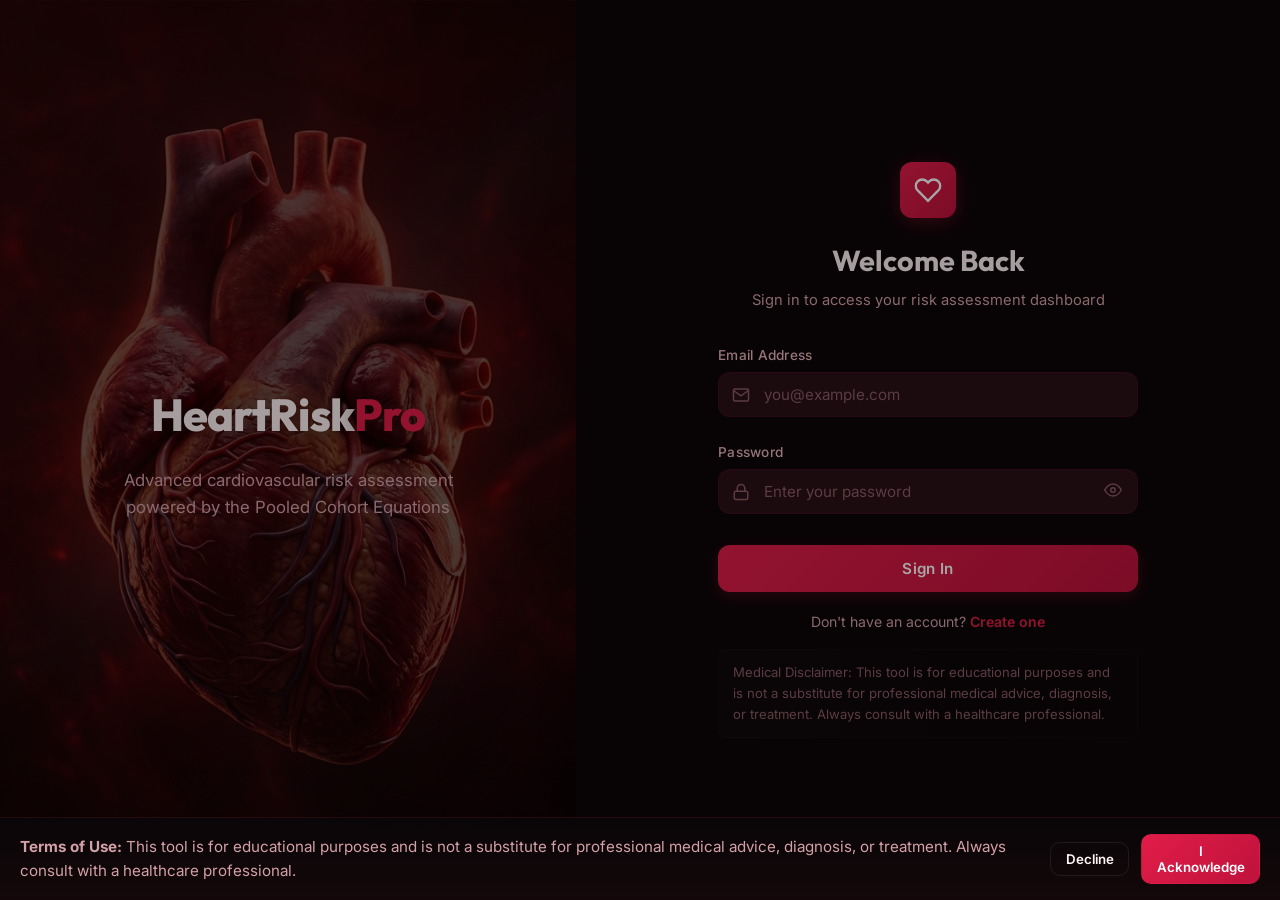
<file: index.html>
<!DOCTYPE html>
<html lang="en">
<head>
    <meta charset="UTF-8">
    <meta name="viewport" content="width=device-width, initial-scale=1.0">
    <meta name="description" content="USA-specific 10-Year ASCVD Atherosclerotic Cardiovascular Disease Risk Calculator. Estimate your cardiovascular event probability using the Pooled Cohort Equations.">
    <meta name="keywords" content="ASCVD, cardiovascular risk, heart disease, risk calculator, pooled cohort equations">
    <title>HeartRisk Pro — 10-Year ASCVD Risk Calculator</title>
    <link rel="preconnect" href="https://fonts.googleapis.com">
    <link rel="preconnect" href="https://fonts.gstatic.com" crossorigin>
    <link href="https://fonts.googleapis.com/css2?family=Inter:wght@300;400;500;600;700;800;900&family=Outfit:wght@400;500;600;700;800&display=swap" rel="stylesheet">
    <link rel="stylesheet" href="style.css">
</head>
<body>
    <!-- ========== LOGIN PAGE ========== -->
    <section id="page-login" class="page active">
        <div class="auth-container">
            <div class="auth-image-panel">
                <img src="heart_hero.png" alt="Anatomical heart illustration" class="auth-hero-img" id="login-hero-img">
                <div class="auth-image-overlay">
                    <h2 class="auth-brand">HeartRisk<span>Pro</span></h2>
                    <p class="auth-tagline">Advanced cardiovascular risk assessment powered by the Pooled Cohort Equations</p>
                </div>
            </div>
            <div class="auth-form-panel">
                <div class="auth-form-wrapper">
                    <div class="auth-header">
                        <div class="auth-icon pulse-icon">
                            <svg viewBox="0 0 24 24" fill="none" stroke="currentColor" stroke-width="2">
                                <path d="M20.84 4.61a5.5 5.5 0 0 0-7.78 0L12 5.67l-1.06-1.06a5.5 5.5 0 0 0-7.78 7.78l1.06 1.06L12 21.23l7.78-7.78 1.06-1.06a5.5 5.5 0 0 0 0-7.78z"/>
                            </svg>
                        </div>
                        <h1>Welcome Back</h1>
                        <p>Sign in to access your risk assessment dashboard</p>
                    </div>
                    <form id="login-form" class="auth-form" novalidate>
                        <div class="form-group">
                            <label for="login-email">Email Address</label>
                            <div class="input-wrapper">
                                <svg class="input-icon" viewBox="0 0 24 24" fill="none" stroke="currentColor" stroke-width="2"><path d="M4 4h16c1.1 0 2 .9 2 2v12c0 1.1-.9 2-2 2H4c-1.1 0-2-.9-2-2V6c0-1.1.9-2 2-2z"/><polyline points="22,6 12,13 2,6"/></svg>
                                <input type="email" id="login-email" placeholder="you@example.com" required autocomplete="email">
                            </div>
                            <span class="error-msg" id="login-email-error"></span>
                        </div>
                        <div class="form-group">
                            <label for="login-password">Password</label>
                            <div class="input-wrapper">
                                <svg class="input-icon" viewBox="0 0 24 24" fill="none" stroke="currentColor" stroke-width="2"><rect x="3" y="11" width="18" height="11" rx="2" ry="2"/><path d="M7 11V7a5 5 0 0 1 10 0v4"/></svg>
                                <input type="password" id="login-password" placeholder="Enter your password" required autocomplete="current-password">
                                <button type="button" class="toggle-password" aria-label="Toggle password visibility">
                                    <svg viewBox="0 0 24 24" fill="none" stroke="currentColor" stroke-width="2"><path d="M1 12s4-8 11-8 11 8 11 8-4 8-11 8-11-8-11-8z"/><circle cx="12" cy="12" r="3"/></svg>
                                </button>
                            </div>
                            <span class="error-msg" id="login-password-error"></span>
                        </div>
                        <button type="submit" class="btn-primary" id="login-submit-btn">
                            <span class="btn-text">Sign In</span>
                            <span class="btn-loader"></span>
                        </button>
                        <p class="auth-switch">Don't have an account? <a href="#" id="goto-signup">Create one</a></p>
                    </form>
                    <p class="medical-disclaimer">Medical Disclaimer: This tool is for educational purposes and is not a substitute for professional medical advice, diagnosis, or treatment. Always consult with a healthcare professional.</p>
                </div>
            </div>
        </div>
    </section>

    <!-- ========== SIGNUP PAGE ========== -->
    <section id="page-signup" class="page">
        <div class="auth-container">
            <div class="auth-image-panel">
                <img src="heart_hero.png" alt="Anatomical heart illustration" class="auth-hero-img" id="signup-hero-img">
                <div class="auth-image-overlay">
                    <h2 class="auth-brand">HeartRisk<span>Pro</span></h2>
                    <p class="auth-tagline">Join thousands of healthcare professionals using evidence-based risk scoring</p>
                </div>
            </div>
            <div class="auth-form-panel">
                <div class="auth-form-wrapper">
                    <div class="auth-header">
                        <div class="auth-icon pulse-icon">
                            <svg viewBox="0 0 24 24" fill="none" stroke="currentColor" stroke-width="2">
                                <path d="M20.84 4.61a5.5 5.5 0 0 0-7.78 0L12 5.67l-1.06-1.06a5.5 5.5 0 0 0-7.78 7.78l1.06 1.06L12 21.23l7.78-7.78 1.06-1.06a5.5 5.5 0 0 0 0-7.78z"/>
                            </svg>
                        </div>
                        <h1>Create Account</h1>
                        <p>Start your cardiovascular risk assessment journey</p>
                    </div>
                    <form id="signup-form" class="auth-form" novalidate>
                        <div class="form-group">
                            <label for="signup-name">Full Name</label>
                            <div class="input-wrapper">
                                <svg class="input-icon" viewBox="0 0 24 24" fill="none" stroke="currentColor" stroke-width="2"><path d="M20 21v-2a4 4 0 0 0-4-4H8a4 4 0 0 0-4 4v2"/><circle cx="12" cy="7" r="4"/></svg>
                                <input type="text" id="signup-name" placeholder="Dr. Jane Smith" required autocomplete="name">
                            </div>
                            <span class="error-msg" id="signup-name-error"></span>
                        </div>
                        <div class="form-group">
                            <label for="signup-email">Email Address</label>
                            <div class="input-wrapper">
                                <svg class="input-icon" viewBox="0 0 24 24" fill="none" stroke="currentColor" stroke-width="2"><path d="M4 4h16c1.1 0 2 .9 2 2v12c0 1.1-.9 2-2 2H4c-1.1 0-2-.9-2-2V6c0-1.1.9-2 2-2z"/><polyline points="22,6 12,13 2,6"/></svg>
                                <input type="email" id="signup-email" placeholder="you@example.com" required autocomplete="email">
                            </div>
                            <span class="error-msg" id="signup-email-error"></span>
                        </div>
                        <div class="form-group">
                            <label for="signup-password">Password</label>
                            <div class="input-wrapper">
                                <svg class="input-icon" viewBox="0 0 24 24" fill="none" stroke="currentColor" stroke-width="2"><rect x="3" y="11" width="18" height="11" rx="2" ry="2"/><path d="M7 11V7a5 5 0 0 1 10 0v4"/></svg>
                                <input type="password" id="signup-password" placeholder="Min. 6 characters" required autocomplete="new-password">
                                <button type="button" class="toggle-password" aria-label="Toggle password visibility">
                                    <svg viewBox="0 0 24 24" fill="none" stroke="currentColor" stroke-width="2"><path d="M1 12s4-8 11-8 11 8 11 8-4 8-11 8-11-8-11-8z"/><circle cx="12" cy="12" r="3"/></svg>
                                </button>
                            </div>
                            <div class="password-strength" id="password-strength">
                                <div class="strength-bar"><div class="strength-fill" id="strength-fill"></div></div>
                                <span class="strength-text" id="strength-text"></span>
                            </div>
                            <span class="error-msg" id="signup-password-error"></span>
                        </div>
                        <div class="form-group">
                            <label for="signup-confirm">Confirm Password</label>
                            <div class="input-wrapper">
                                <svg class="input-icon" viewBox="0 0 24 24" fill="none" stroke="currentColor" stroke-width="2"><rect x="3" y="11" width="18" height="11" rx="2" ry="2"/><path d="M7 11V7a5 5 0 0 1 10 0v4"/></svg>
                                <input type="password" id="signup-confirm" placeholder="Re-enter password" required autocomplete="new-password">
                            </div>
                            <span class="error-msg" id="signup-confirm-error"></span>
                        </div>
                        <button type="submit" class="btn-primary" id="signup-submit-btn">
                            <span class="btn-text">Create Account</span>
                            <span class="btn-loader"></span>
                        </button>
                        <p class="auth-switch">Already have an account? <a href="#" id="goto-login">Sign in</a></p>
                    </form>
                    <p class="medical-disclaimer">Medical Disclaimer: This tool is for educational purposes and is not a substitute for professional medical advice, diagnosis, or treatment. Always consult with a healthcare professional.</p>
                </div>
            </div>
        </div>
    </section>

    <!-- ========== CALCULATOR PAGE ========== -->
    <section id="page-calculator" class="page">
        <nav class="top-nav">
            <div class="nav-brand">
                <div class="nav-icon pulse-icon-sm">
                    <svg viewBox="0 0 24 24" fill="none" stroke="currentColor" stroke-width="2">
                        <path d="M20.84 4.61a5.5 5.5 0 0 0-7.78 0L12 5.67l-1.06-1.06a5.5 5.5 0 0 0-7.78 7.78l1.06 1.06L12 21.23l7.78-7.78 1.06-1.06a5.5 5.5 0 0 0 0-7.78z"/>
                    </svg>
                </div>
                <span>HeartRisk<strong>Pro</strong></span>
            </div>
            <div class="nav-right">
                <span class="nav-user" id="nav-user-name"></span>
                <button class="btn-logout" id="logout-btn">
                    <svg viewBox="0 0 24 24" fill="none" stroke="currentColor" stroke-width="2"><path d="M9 21H5a2 2 0 0 1-2-2V5a2 2 0 0 1 2-2h4"/><polyline points="16 17 21 12 16 7"/><line x1="21" y1="12" x2="9" y2="12"/></svg>
                    Sign Out
                </button>
            </div>
        </nav>

        <main class="calc-main">
            <div class="calc-hero">
                <img src="heart_hero.png" alt="Heart illustration" class="calc-hero-img" id="calc-hero-img">
                <div class="calc-hero-content">
                    <h1>10-Year ASCVD Risk Calculator</h1>
                    <p>Estimate the probability of a first atherosclerotic cardiovascular event using the ACC/AHA Pooled Cohort Equations</p>
                </div>
            </div>

            <div class="calc-body">
                <form id="calc-form" class="calc-form" novalidate>
                    <div class="form-section">
                        <h2 class="section-title">
                            <svg viewBox="0 0 24 24" fill="none" stroke="currentColor" stroke-width="2"><path d="M20 21v-2a4 4 0 0 0-4-4H8a4 4 0 0 0-4 4v2"/><circle cx="12" cy="7" r="4"/></svg>
                            Patient Demographics
                        </h2>
                        <div class="form-grid">
                            <div class="form-group">
                                <label for="calc-age">Age (years)</label>
                                <input type="number" id="calc-age" min="40" max="79" step="1" placeholder="40–79" required>
                                <span class="input-hint">Valid range: 40–79 years</span>
                                <span class="error-msg" id="calc-age-error"></span>
                            </div>
                            <div class="form-group">
                                <label>Biological Sex</label>
                                <div class="toggle-group" id="calc-sex-group">
                                    <button type="button" class="toggle-btn" data-value="male" id="toggle-male">
                                        <svg viewBox="0 0 24 24" fill="none" stroke="currentColor" stroke-width="2"><circle cx="10" cy="14" r="5"/><line x1="19" y1="5" x2="13.6" y2="10.4"/><polyline points="19 5 19 10"/><polyline points="14 5 19 5"/></svg>
                                        Male
                                    </button>
                                    <button type="button" class="toggle-btn" data-value="female" id="toggle-female">
                                        <svg viewBox="0 0 24 24" fill="none" stroke="currentColor" stroke-width="2"><circle cx="12" cy="8" r="5"/><line x1="12" y1="13" x2="12" y2="21"/><line x1="9" y1="18" x2="15" y2="18"/></svg>
                                        Female
                                    </button>
                                </div>
                                <span class="error-msg" id="calc-sex-error"></span>
                            </div>
                            <div class="form-group">
                                <label>Race / Demographic</label>
                                <div class="toggle-group" id="calc-race-group">
                                    <button type="button" class="toggle-btn" data-value="aa" id="toggle-aa">African Ancestry</button>
                                    <button type="button" class="toggle-btn" data-value="white" id="toggle-other-race">General Ancestry</button>
                                </div>
                                <span class="error-msg" id="calc-race-error"></span>
                            </div>
                            <div class="form-group">
                                <label for="calc-height">Height (cm)</label>
                                <input type="number" id="calc-height" min="100" max="250" step="1" placeholder="e.g. 170">
                                <span class="input-hint">Range: 100–250 cm</span>
                                <span class="error-msg" id="calc-height-error"></span>
                            </div>
                            <div class="form-group">
                                <label for="calc-weight">Weight (kg)</label>
                                <input type="number" id="calc-weight" min="30" max="300" step="0.1" placeholder="e.g. 70">
                                <span class="input-hint">Range: 30–300 kg</span>
                                <span class="error-msg" id="calc-weight-error"></span>
                            </div>
                        </div>
                        <!-- BMI Live Result -->
                        <div id="bmi-result-card" class="bmi-result-card hidden">
                            <div class="bmi-result-inner">
                                <div class="bmi-info">
                                    <span class="bmi-title">Your BMI</span>
                                    <span class="bmi-number" id="bmi-value">—</span>
                                    <span class="bmi-category-label" id="bmi-label">—</span>
                                </div>
                                <div class="bmi-bar-wrapper">
                                    <div class="bmi-bar">
                                        <div class="bmi-bar-segment bmi-seg-underweight"></div>
                                        <div class="bmi-bar-segment bmi-seg-healthy"></div>
                                        <div class="bmi-bar-segment bmi-seg-overweight"></div>
                                        <div class="bmi-bar-segment bmi-seg-obese"></div>
                                        <div class="bmi-pointer" id="bmi-pointer"></div>
                                    </div>
                                    <div class="bmi-bar-labels">
                                        <span>&lt;18.5</span>
                                        <span>18.5–24.9</span>
                                        <span>25–29.9</span>
                                        <span>≥30</span>
                                    </div>
                                </div>
                            </div>
                        </div>
                    </div>

                    <div class="form-section">
                        <h2 class="section-title">
                            <svg viewBox="0 0 24 24" fill="none" stroke="currentColor" stroke-width="2"><path d="M22 12h-4l-3 9L9 3l-3 9H2"/></svg>
                            Clinical Measurements
                        </h2>
                        <div class="form-grid">
                            <div class="form-group">
                                <label for="calc-total-chol">Total Cholesterol (mmol/L)</label>
                                <input type="number" id="calc-total-chol" step="0.01" min="1" max="15" placeholder="e.g. 5.2" required>
                                <span class="input-hint">Typical range: 3.0–8.0 mmol/L</span>
                                <span class="error-msg" id="calc-total-chol-error"></span>
                            </div>
                            <div class="form-group">
                                <label for="calc-hdl">HDL Cholesterol (mmol/L)</label>
                                <input type="number" id="calc-hdl" step="0.01" min="0.3" max="5" placeholder="e.g. 1.3" required>
                                <span class="input-hint">Typical range: 0.5–3.0 mmol/L</span>
                                <span class="error-msg" id="calc-hdl-error"></span>
                            </div>
                            <div class="form-group">
                                <label for="calc-sbp">Systolic Blood Pressure (mmHg)</label>
                                <input type="number" id="calc-sbp" step="1" min="90" max="200" placeholder="e.g. 120" required>
                                <span class="input-hint">Valid range: 90–200 mmHg</span>
                                <span class="error-msg" id="calc-sbp-error"></span>
                            </div>
                        </div>
                    </div>

                    <div class="form-section">
                        <h2 class="section-title">
                            <svg viewBox="0 0 24 24" fill="none" stroke="currentColor" stroke-width="2"><path d="M9 11l3 3L22 4"/><path d="M21 12v7a2 2 0 0 1-2 2H5a2 2 0 0 1-2-2V5a2 2 0 0 1 2-2h11"/></svg>
                            Medical History
                        </h2>
                        <div class="form-grid toggles-grid">
                            <div class="form-group">
                                <label>On BP Medication?</label>
                                <div class="toggle-group" id="calc-bpmed-group">
                                    <button type="button" class="toggle-btn" data-value="yes" id="toggle-bpmed-yes">Yes</button>
                                    <button type="button" class="toggle-btn selected" data-value="no" id="toggle-bpmed-no">No</button>
                                </div>
                            </div>
                            <div class="form-group">
                                <label>Diabetes?</label>
                                <div class="toggle-group" id="calc-diabetes-group">
                                    <button type="button" class="toggle-btn" data-value="yes" id="toggle-diabetes-yes">Yes</button>
                                    <button type="button" class="toggle-btn selected" data-value="no" id="toggle-diabetes-no">No</button>
                                </div>
                            </div>
                            <div class="form-group">
                                <label>Current Smoker?</label>
                                <div class="toggle-group" id="calc-smoker-group">
                                    <button type="button" class="toggle-btn" data-value="yes" id="toggle-smoker-yes">Yes</button>
                                    <button type="button" class="toggle-btn selected" data-value="no" id="toggle-smoker-no">No</button>
                                </div>
                            </div>
                        </div>
                    </div>

                    <div class="form-section ai-echo-section" id="echo-section">
                        <h2 class="section-title">
                            <svg viewBox="0 0 24 24" fill="none" stroke="currentColor" stroke-width="2"><path d="M22 12h-4l-3 9L9 3l-3 9H2"/></svg>
                            AI Echocardiography Analysis <span class="badge-pro">PRO</span>
                        </h2>
                        <p class="section-subtitle">Upload your Echo report or enter parameters manually for an AI-assisted risk estimation.</p>
                        
                        <div class="echo-upload-zone" id="echo-upload-zone">
                            <input type="file" id="echo-file-input" accept=".pdf,image/*" hidden>
                            <svg class="upload-icon" viewBox="0 0 24 24" fill="none" stroke="currentColor" stroke-width="2"><path d="M21 15v4a2 2 0 0 1-2 2H5a2 2 0 0 1-2-2v-4"/><polyline points="17 8 12 3 7 8"/><line x1="12" y1="3" x2="12" y2="15"/></svg>
                            <p><strong>Drag & Drop</strong> your report here, or <span class="upload-link" id="echo-upload-btn">Browse Files</span></p>
                            <p class="upload-hint">Supports PDF, JPG, PNG. Our AI will automatically extract key measurements using PaddleOCR.</p>
                            <div class="upload-loader hidden" id="echo-upload-loader">
                                <span class="loader-spinner"></span>
                                <span>Extracting data via OCR...</span>
                            </div>
                        </div>

                        <div class="form-grid" id="echo-params-grid">
                            <div class="form-group">
                                <label for="calc-ef">Ejection Fraction (%)</label>
                                <input type="number" id="calc-ef" min="10" max="90" step="1" placeholder="e.g. 55">
                                <span class="input-hint">Normal: 50-70%</span>
                            </div>
                            <div class="form-group">
                                <label for="calc-lvedd">LVEDD (mm)</label>
                                <input type="number" id="calc-lvedd" min="20" max="100" step="1" placeholder="e.g. 45">
                                <span class="input-hint">Normal: 39-53mm</span>
                            </div>
                            <div class="form-group">
                                <label for="calc-lvesd">LVESD (mm)</label>
                                <input type="number" id="calc-lvesd" min="10" max="80" step="1" placeholder="e.g. 30">
                            </div>
                        </div>
                    </div>

                    <div class="form-actions">
                        <button type="reset" class="btn-secondary" id="calc-reset-btn">
                            <svg viewBox="0 0 24 24" fill="none" stroke="currentColor" stroke-width="2"><polyline points="1 4 1 10 7 10"/><path d="M3.51 15a9 9 0 1 0 2.13-9.36L1 10"/></svg>
                            Reset
                        </button>
                        <button type="submit" class="btn-primary btn-calculate" id="calc-submit-btn">
                            <svg viewBox="0 0 24 24" fill="none" stroke="currentColor" stroke-width="2"><path d="M22 12h-4l-3 9L9 3l-3 9H2"/></svg>
                            <span class="btn-text">Calculate Risk</span>
                            <span class="btn-loader"></span>
                        </button>
                    </div>
                </form>

                <!-- Result Card -->
                <div id="result-card" class="result-card hidden">
                    <div class="result-header">
                        <h2>Your 10-Year ASCVD Risk</h2>
                        <button type="button" class="result-close" id="result-close" aria-label="Close results">
                            <svg viewBox="0 0 24 24" fill="none" stroke="currentColor" stroke-width="2"><line x1="18" y1="6" x2="6" y2="18"/><line x1="6" y1="6" x2="18" y2="18"/></svg>
                        </button>
                    </div>
                    <div class="result-body">
                        <div class="result-gauge-container">
                            <svg class="result-gauge" viewBox="0 0 200 120" id="result-gauge">
                                <defs>
                                    <linearGradient id="gauge-gradient" x1="0%" y1="0%" x2="100%" y2="0%">
                                        <stop offset="0%" style="stop-color:#22c55e"/>
                                        <stop offset="25%" style="stop-color:#eab308"/>
                                        <stop offset="50%" style="stop-color:#f97316"/>
                                        <stop offset="100%" style="stop-color:#ef4444"/>
                                    </linearGradient>
                                </defs>
                                <path d="M 20 100 A 80 80 0 0 1 180 100" fill="none" stroke="rgba(255,255,255,0.1)" stroke-width="12" stroke-linecap="round"/>
                                <path d="M 20 100 A 80 80 0 0 1 180 100" fill="none" stroke="url(#gauge-gradient)" stroke-width="12" stroke-linecap="round" id="gauge-arc"/>
                                <circle cx="100" cy="100" r="4" fill="currentColor" id="gauge-needle-pivot"/>
                                <line x1="100" y1="100" x2="30" y2="100" stroke="currentColor" stroke-width="2.5" stroke-linecap="round" id="gauge-needle" transform="rotate(0, 100, 100)"/>
                            </svg>
                        </div>
                        <div class="result-percentage" id="result-percentage">0.0%</div>
                        <div class="result-category" id="result-category">—</div>
                        <p class="result-explanation" id="result-explanation"></p>
                        
                        <div class="ai-insight-box hidden" id="ai-insight-box">
                            <h3><svg viewBox="0 0 24 24" fill="none" stroke="currentColor" stroke-width="2" width="18" height="18"><circle cx="12" cy="12" r="10"/><line x1="12" y1="16" x2="12" y2="12"/><line x1="12" y1="8" x2="12.01" y2="8"/></svg> AI-Assisted Echo Insight</h3>
                            <div class="ai-risk-row">
                                <span>Echocardiography Risk:</span>
                                <strong id="ai-risk-level" class="ai-badge">—</strong>
                            </div>
                            <div class="ai-risk-row">
                                <span>AI Confidence:</span>
                                <strong id="ai-confidence">—</strong>
                            </div>
                            <div id="ai-warnings" class="ai-warnings"></div>
                            <p class="ai-disclaimer">This tool provides AI-assisted cardiovascular risk estimation and is not a substitute for professional medical advice or diagnosis.</p>
                        </div>

                        <div class="result-breakdown" id="result-breakdown"></div>
                    </div>
                </div>
            </div>
        </main>

        <footer class="calc-footer">
            <p>Based on the 2013 ACC/AHA Pooled Cohort Equations for primary prevention. For clinical use only.</p>
        </footer>
    </section>

    <script src="app.js"></script>

    <div class="terms-blocker" id="terms-blocker" aria-hidden="true"></div>
    <footer class="terms-footer" id="terms-footer" role="dialog" aria-modal="true" aria-label="Terms of Use">
        <p><strong>Terms of Use:</strong> This tool is for educational purposes and is not a substitute for professional medical advice, diagnosis, or treatment. Always consult with a healthcare professional.</p>
        <div class="terms-actions">
            <button class="btn-ack" id="terms-decline">Decline</button>
            <button class="btn-ack primary" id="terms-ack">I Acknowledge</button>
        </div>
    </footer>

    <script>
        (function(){
            const key = 'termsAcknowledged_v1';
            const acknowledged = localStorage.getItem(key) === 'true';
            const blocker = document.getElementById('terms-blocker');
            const footer = document.getElementById('terms-footer');
            const ackBtn = document.getElementById('terms-ack');
            const declineBtn = document.getElementById('terms-decline');

            function showTerms() {
                blocker.style.display = 'block';
                footer.style.display = 'flex';
                // prevent background interaction
                document.documentElement.style.overflow = 'hidden';
            }
            function hideTerms() {
                blocker.style.display = 'none';
                footer.style.display = 'none';
                document.documentElement.style.overflow = '';
            }

            document.addEventListener('DOMContentLoaded', function(){
                if (!blocker || !footer || !ackBtn || !declineBtn) return;

                if (!acknowledged) {
                    showTerms();
                } else {
                    hideTerms();
                }

                ackBtn.addEventListener('click', function(){
                    localStorage.setItem(key, 'true');
                    hideTerms();
                });

                declineBtn.addEventListener('click', function(){
                    window.location.href = 'terms.html';
                });
            });
        })();
    </script>
</body>
</html>
</file>
<file: style.css>
/* ============================================
   HeartRisk Pro — Global Design System
   Theme: Deep crimson / medical red
   ============================================ */

:root {
    /* Primary palette — reddish tones */
    --red-50: #fef2f2;
    --red-100: #fee2e2;
    --red-200: #fecaca;
    --red-300: #fca5a5;
    --red-400: #f87171;
    --red-500: #ef4444;
    --red-600: #dc2626;
    --red-700: #b91c1c;
    --red-800: #991b1b;
    --red-900: #7f1d1d;
    --red-950: #450a0a;

    /* Accent */
    --accent-crimson: #be123c;
    --accent-rose: #e11d48;
    --accent-pink: #ec4899;
    --accent-warm: #f97316;

    /* Risk colors */
    --risk-low: #22c55e;
    --risk-borderline: #eab308;
    --risk-intermediate: #f97316;
    --risk-high: #ef4444;

    /* Neutrals */
    --bg-dark: #0c0507;
    --bg-card: #1a0a0e;
    --bg-elevated: #2a1015;
    --bg-glass: rgba(40, 12, 18, 0.65);
    --bg-glass-border: rgba(190, 18, 60, 0.2);

    --text-primary: #fef2f2;
    --text-secondary: #d4a0a8;
    --text-muted: #8b5c65;
    --text-label: #e8b4bc;

    --border-subtle: rgba(190, 18, 60, 0.15);
    --border-focus: rgba(225, 29, 72, 0.6);

    /* Shadows */
    --shadow-sm: 0 1px 2px rgba(0,0,0,0.4);
    --shadow-md: 0 4px 12px rgba(0,0,0,0.4);
    --shadow-lg: 0 8px 32px rgba(0,0,0,0.5);
    --shadow-glow: 0 0 40px rgba(190, 18, 60, 0.15);
    --shadow-glow-strong: 0 0 60px rgba(190, 18, 60, 0.3);

    /* Typography */
    --font-sans: 'Inter', -apple-system, BlinkMacSystemFont, sans-serif;
    --font-display: 'Outfit', 'Inter', sans-serif;

    /* Transitions */
    --ease-out: cubic-bezier(0.25, 0.46, 0.45, 0.94);
    --ease-bounce: cubic-bezier(0.34, 1.56, 0.64, 1);

    /* Radius */
    --radius-sm: 8px;
    --radius-md: 12px;
    --radius-lg: 16px;
    --radius-xl: 24px;
    --radius-full: 9999px;
}

/* =================== RESET =================== */
*, *::before, *::after {
    margin: 0;
    padding: 0;
    box-sizing: border-box;
}

html {
    font-size: 16px;
    scroll-behavior: smooth;
    -webkit-font-smoothing: antialiased;
    -moz-osx-font-smoothing: grayscale;
}

body {
    font-family: var(--font-sans);
    background: var(--bg-dark);
    color: var(--text-primary);
    min-height: 100vh;
    overflow-x: hidden;
    line-height: 1.6;
}

/* Background ambient glow */
body::before {
    content: '';
    position: fixed;
    top: -50%;
    left: -50%;
    width: 200%;
    height: 200%;
    background: radial-gradient(circle at 30% 20%, rgba(190,18,60,0.08) 0%, transparent 50%),
                radial-gradient(circle at 70% 80%, rgba(139,92,101,0.06) 0%, transparent 50%);
    pointer-events: none;
    z-index: 0;
}

a { color: var(--accent-rose); text-decoration: none; transition: color 0.2s; }
a:hover { color: var(--red-400); }

button { cursor: pointer; font-family: inherit; }
input { font-family: inherit; }

/* =================== PAGES =================== */
.page {
    display: none;
    min-height: 100vh;
    position: relative;
    z-index: 1;
}
.page.active { display: block; }

/* Page transition animation */
.page.fade-in {
    animation: pageFadeIn 0.5s var(--ease-out) forwards;
}
@keyframes pageFadeIn {
    from { opacity: 0; transform: translateY(16px); }
    to { opacity: 1; transform: translateY(0); }
}

/* =================== AUTH PAGES =================== */
.auth-container {
    display: flex;
    min-height: 100vh;
}

.auth-image-panel {
    position: relative;
    width: 45%;
    min-height: 100vh;
    overflow: hidden;
    display: flex;
    align-items: center;
    justify-content: center;
    background: linear-gradient(135deg, var(--red-950), var(--bg-dark));
}

.auth-hero-img {
    position: absolute;
    inset: 0;
    width: 100%;
    height: 100%;
    object-fit: cover;
    opacity: 0.55;
    filter: brightness(0.7) saturate(1.2);
    transition: transform 12s ease;
}
.auth-image-panel:hover .auth-hero-img {
    transform: scale(1.05);
}

.auth-image-overlay {
    position: relative;
    z-index: 2;
    text-align: center;
    padding: 3rem;
}

.auth-brand {
    font-family: var(--font-display);
    font-size: 2.8rem;
    font-weight: 800;
    color: var(--text-primary);
    letter-spacing: -0.02em;
    text-shadow: 0 2px 20px rgba(0,0,0,0.5);
}
.auth-brand span {
    color: var(--accent-rose);
}

.auth-tagline {
    margin-top: 1rem;
    color: var(--text-secondary);
    font-size: 1.05rem;
    max-width: 340px;
    margin-left: auto;
    margin-right: auto;
    line-height: 1.6;
}

.auth-form-panel {
    flex: 1;
    display: flex;
    align-items: center;
    justify-content: center;
    padding: 2rem;
    background: var(--bg-dark);
}

.auth-form-wrapper {
    width: 100%;
    max-width: 420px;
}

.auth-header {
    text-align: center;
    margin-bottom: 2rem;
}

.auth-icon {
    width: 56px;
    height: 56px;
    margin: 0 auto 1.2rem;
    background: linear-gradient(135deg, var(--accent-rose), var(--accent-crimson));
    border-radius: var(--radius-md);
    display: flex;
    align-items: center;
    justify-content: center;
    color: white;
    box-shadow: 0 4px 20px rgba(225,29,72,0.3);
}
.auth-icon svg { width: 28px; height: 28px; }

.auth-header h1 {
    font-family: var(--font-display);
    font-size: 1.8rem;
    font-weight: 700;
    margin-bottom: 0.4rem;
}
.auth-header p {
    color: var(--text-secondary);
    font-size: 0.92rem;
}

/* =================== PULSE ANIMATION =================== */
.pulse-icon {
    animation: pulseGlow 2s ease-in-out infinite;
}
@keyframes pulseGlow {
    0%, 100% { box-shadow: 0 4px 20px rgba(225,29,72,0.3); }
    50% { box-shadow: 0 4px 30px rgba(225,29,72,0.5), 0 0 60px rgba(225,29,72,0.15); }
}

.pulse-icon-sm {
    animation: pulseGlowSm 2s ease-in-out infinite;
}
@keyframes pulseGlowSm {
    0%, 100% { filter: drop-shadow(0 0 4px rgba(225,29,72,0.4)); }
    50% { filter: drop-shadow(0 0 10px rgba(225,29,72,0.7)); }
}

/* =================== FORMS =================== */
.auth-form {
    display: flex;
    flex-direction: column;
    gap: 1.2rem;
}

.form-group {
    display: flex;
    flex-direction: column;
    gap: 0.35rem;
}
.form-group label {
    font-size: 0.85rem;
    font-weight: 500;
    color: var(--text-label);
    letter-spacing: 0.02em;
}

.input-wrapper {
    position: relative;
    display: flex;
    align-items: center;
}

.input-icon {
    position: absolute;
    left: 14px;
    width: 18px;
    height: 18px;
    color: var(--text-muted);
    pointer-events: none;
    transition: color 0.2s;
}

.input-wrapper input {
    width: 100%;
    padding: 0.75rem 1rem 0.75rem 2.8rem;
    background: var(--bg-elevated);
    border: 1.5px solid var(--border-subtle);
    border-radius: var(--radius-md);
    color: var(--text-primary);
    font-size: 0.95rem;
    transition: all 0.25s var(--ease-out);
    outline: none;
}
.input-wrapper input::placeholder { color: var(--text-muted); }
.input-wrapper input:focus {
    border-color: var(--border-focus);
    box-shadow: 0 0 0 3px rgba(225,29,72,0.15), var(--shadow-glow);
}
.input-wrapper input:focus ~ .input-icon,
.input-wrapper input:focus + .input-icon {
    color: var(--accent-rose);
}

.toggle-password {
    position: absolute;
    right: 12px;
    background: none;
    border: none;
    color: var(--text-muted);
    padding: 4px;
    transition: color 0.2s;
}
.toggle-password svg { width: 18px; height: 18px; }
.toggle-password:hover { color: var(--text-primary); }

.input-hint {
    font-size: 0.75rem;
    color: var(--text-muted);
    padding-left: 2px;
}

.error-msg {
    font-size: 0.78rem;
    color: var(--red-400);
    min-height: 0;
    transition: all 0.2s;
}
.error-msg.visible {
    min-height: 1.2em;
}

/* Password strength meter */
.password-strength {
    display: flex;
    align-items: center;
    gap: 0.6rem;
    padding-top: 2px;
}
.strength-bar {
    flex: 1;
    height: 4px;
    background: var(--bg-elevated);
    border-radius: var(--radius-full);
    overflow: hidden;
}
.strength-fill {
    height: 100%;
    width: 0%;
    border-radius: var(--radius-full);
    transition: width 0.3s, background 0.3s;
}
.strength-text {
    font-size: 0.72rem;
    font-weight: 500;
    color: var(--text-muted);
    min-width: 48px;
}

/* =================== BUTTONS =================== */
.btn-primary {
    display: flex;
    align-items: center;
    justify-content: center;
    gap: 0.5rem;
    padding: 0.85rem 1.6rem;
    background: linear-gradient(135deg, var(--accent-rose), var(--accent-crimson));
    color: white;
    border: none;
    border-radius: var(--radius-md);
    font-size: 0.95rem;
    font-weight: 600;
    letter-spacing: 0.02em;
    transition: all 0.3s var(--ease-out);
    box-shadow: 0 4px 16px rgba(225,29,72,0.25);
    position: relative;
    overflow: hidden;
    margin-top: 0.4rem;
}
.btn-primary::before {
    content: '';
    position: absolute;
    inset: 0;
    background: linear-gradient(135deg, rgba(255,255,255,0.1), transparent);
    opacity: 0;
    transition: opacity 0.3s;
}
.btn-primary:hover {
    transform: translateY(-1px);
    box-shadow: 0 6px 24px rgba(225,29,72,0.35);
}
.btn-primary:hover::before { opacity: 1; }
.btn-primary:active { transform: translateY(0); }

.btn-primary.loading .btn-text { opacity: 0; }
.btn-primary.loading .btn-loader { display: block; }

/* =================== MEDICAL DISCLAIMER + TERMS FOOTER =================== */
.medical-disclaimer {
    margin-top: 1rem;
    font-size: 0.82rem;
    color: var(--text-muted);
    background: linear-gradient(90deg, rgba(255,255,255,0.02), transparent);
    padding: 0.75rem 0.9rem;
    border-radius: 8px;
    border: 1px solid rgba(255,255,255,0.02);
}

.terms-blocker {
    position: fixed;
    inset: 0;
    background: rgba(0,0,0,0.35);
    z-index: 9998;
    display: none;
}

.terms-footer {
    position: fixed;
    left: 0;
    right: 0;
    bottom: 0;
    z-index: 9999;
    background: linear-gradient(180deg, rgba(10,6,8,0.9), rgba(20,8,10,0.98));
    color: var(--text-primary);
    padding: 1rem 1.25rem;
    display: flex;
    align-items: center;
    justify-content: space-between;
    gap: 1rem;
    border-top: 1px solid rgba(225,29,72,0.08);
}
.terms-footer p {
    margin: 0;
    font-size: 0.95rem;
    color: var(--text-secondary);
}
.terms-footer .terms-actions { display: flex; gap: 0.75rem; align-items: center; }
.terms-footer .btn-ack {
    background: transparent;
    border: 1.5px solid rgba(255,255,255,0.08);
    color: var(--text-primary);
    padding: 0.5rem 0.9rem;
    border-radius: 10px;
    font-weight: 600;
}
.terms-footer .btn-ack.primary { background: linear-gradient(135deg, var(--accent-rose), var(--accent-crimson)); border-color: transparent; color: white; }

@media (max-width: 640px) {
    .terms-footer { flex-direction: column; align-items: stretch; gap: 0.6rem; padding: 0.9rem; }
    .terms-footer p { font-size: 0.9rem; }
}

.btn-loader {
    display: none;
    width: 20px;
    height: 20px;
    border: 2.5px solid rgba(255,255,255,0.3);
    border-top-color: white;
    border-radius: 50%;
    animation: spin 0.7s linear infinite;
    position: absolute;
}
@keyframes spin { to { transform: rotate(360deg); } }

.btn-secondary {
    display: flex;
    align-items: center;
    justify-content: center;
    gap: 0.5rem;
    padding: 0.75rem 1.4rem;
    background: var(--bg-elevated);
    color: var(--text-secondary);
    border: 1.5px solid var(--border-subtle);
    border-radius: var(--radius-md);
    font-size: 0.9rem;
    font-weight: 500;
    transition: all 0.25s;
}
.btn-secondary svg { width: 16px; height: 16px; }
.btn-secondary:hover {
    background: var(--bg-glass);
    border-color: var(--border-focus);
    color: var(--text-primary);
}

.auth-switch {
    text-align: center;
    font-size: 0.88rem;
    color: var(--text-secondary);
}
.auth-switch a { font-weight: 600; }

/* =================== TOGGLE BUTTONS =================== */
.toggle-group {
    display: flex;
    gap: 0.5rem;
}
.toggle-btn {
    flex: 1;
    display: flex;
    align-items: center;
    justify-content: center;
    gap: 0.4rem;
    padding: 0.65rem 1rem;
    background: var(--bg-elevated);
    border: 1.5px solid var(--border-subtle);
    border-radius: var(--radius-md);
    color: var(--text-secondary);
    font-size: 0.88rem;
    font-weight: 500;
    transition: all 0.25s var(--ease-out);
}
.toggle-btn svg { width: 16px; height: 16px; }
.toggle-btn:hover {
    border-color: rgba(225,29,72,0.35);
    color: var(--text-primary);
}
.toggle-btn.selected {
    background: linear-gradient(135deg, rgba(225,29,72,0.2), rgba(190,18,60,0.15));
    border-color: var(--accent-rose);
    color: var(--text-primary);
    box-shadow: 0 0 12px rgba(225,29,72,0.15);
}

/* =================== TOP NAV =================== */
.top-nav {
    display: flex;
    align-items: center;
    justify-content: space-between;
    padding: 0.8rem 2rem;
    background: rgba(12,5,7,0.85);
    backdrop-filter: blur(16px);
    border-bottom: 1px solid var(--border-subtle);
    position: sticky;
    top: 0;
    z-index: 100;
}

.nav-brand {
    display: flex;
    align-items: center;
    gap: 0.6rem;
    font-family: var(--font-display);
    font-size: 1.15rem;
    color: var(--text-primary);
}
.nav-icon {
    width: 32px;
    height: 32px;
    display: flex;
    align-items: center;
    justify-content: center;
    color: var(--accent-rose);
}
.nav-icon svg { width: 22px; height: 22px; }
.nav-brand strong { color: var(--accent-rose); }

.nav-right {
    display: flex;
    align-items: center;
    gap: 1rem;
}
.nav-user {
    font-size: 0.88rem;
    color: var(--text-secondary);
    font-weight: 500;
}

.btn-logout {
    display: flex;
    align-items: center;
    gap: 0.4rem;
    padding: 0.5rem 1rem;
    background: transparent;
    border: 1.5px solid var(--border-subtle);
    border-radius: var(--radius-sm);
    color: var(--text-secondary);
    font-size: 0.82rem;
    font-weight: 500;
    transition: all 0.25s;
}
.btn-logout svg { width: 16px; height: 16px; }
.btn-logout:hover {
    border-color: var(--red-400);
    color: var(--red-400);
    background: rgba(239,68,68,0.08);
}

/* =================== CALC HERO =================== */
.calc-hero {
    position: relative;
    height: 260px;
    overflow: hidden;
    display: flex;
    align-items: center;
    justify-content: center;
}
.calc-hero-img {
    position: absolute;
    inset: 0;
    width: 100%;
    height: 100%;
    object-fit: cover;
    opacity: 0.3;
    filter: brightness(0.5) saturate(1.3);
}
.calc-hero::after {
    content: '';
    position: absolute;
    inset: 0;
    background: linear-gradient(to bottom, transparent 40%, var(--bg-dark) 100%);
}
.calc-hero-content {
    position: relative;
    z-index: 2;
    text-align: center;
    padding: 2rem;
}
.calc-hero-content h1 {
    font-family: var(--font-display);
    font-size: 2.2rem;
    font-weight: 800;
    letter-spacing: -0.02em;
    background: linear-gradient(135deg, var(--text-primary), var(--red-300));
    -webkit-background-clip: text;
    -webkit-text-fill-color: transparent;
    background-clip: text;
    margin-bottom: 0.6rem;
}
.calc-hero-content p {
    color: var(--text-secondary);
    font-size: 1rem;
    max-width: 520px;
    margin: 0 auto;
}

/* =================== CALC FORM =================== */
.calc-body {
    max-width: 780px;
    margin: -40px auto 2rem;
    padding: 0 1.5rem;
    position: relative;
    z-index: 3;
}

.calc-form {
    background: var(--bg-glass);
    backdrop-filter: blur(20px);
    border: 1px solid var(--bg-glass-border);
    border-radius: var(--radius-xl);
    padding: 2.5rem;
    box-shadow: var(--shadow-lg), var(--shadow-glow);
}

.form-section {
    margin-bottom: 2rem;
}
.form-section:last-of-type { margin-bottom: 0; }

.section-title {
    display: flex;
    align-items: center;
    gap: 0.6rem;
    font-family: var(--font-display);
    font-size: 1.1rem;
    font-weight: 600;
    color: var(--text-primary);
    margin-bottom: 1.2rem;
    padding-bottom: 0.8rem;
    border-bottom: 1px solid var(--border-subtle);
}
.section-title svg {
    width: 20px;
    height: 20px;
    color: var(--accent-rose);
}

.form-grid {
    display: grid;
    grid-template-columns: repeat(auto-fit, minmax(200px, 1fr));
    gap: 1.2rem;
}

.toggles-grid {
    grid-template-columns: repeat(3, 1fr);
}

/* Calculator-specific inputs (no icon prefix) */
.calc-form .form-group > input {
    width: 100%;
    padding: 0.75rem 1rem;
    background: var(--bg-elevated);
    border: 1.5px solid var(--border-subtle);
    border-radius: var(--radius-md);
    color: var(--text-primary);
    font-size: 0.95rem;
    transition: all 0.25s var(--ease-out);
    outline: none;
}
.calc-form .form-group > input::placeholder { color: var(--text-muted); }
.calc-form .form-group > input:focus {
    border-color: var(--border-focus);
    box-shadow: 0 0 0 3px rgba(225,29,72,0.15);
}

.form-actions {
    display: flex;
    gap: 1rem;
    margin-top: 2rem;
    justify-content: flex-end;
}

.btn-calculate {
    min-width: 200px;
}
.btn-calculate svg {
    width: 18px;
    height: 18px;
}

/* =================== RESULT CARD =================== */
.result-card {
    margin-top: 2rem;
    background: var(--bg-glass);
    backdrop-filter: blur(20px);
    border: 1px solid var(--bg-glass-border);
    border-radius: var(--radius-xl);
    overflow: hidden;
    box-shadow: var(--shadow-lg), var(--shadow-glow-strong);
    animation: resultSlideIn 0.6s var(--ease-bounce) forwards;
}
.result-card.hidden {
    display: none;
}

@keyframes resultSlideIn {
    from { opacity: 0; transform: translateY(30px) scale(0.97); }
    to { opacity: 1; transform: translateY(0) scale(1); }
}

.result-header {
    display: flex;
    align-items: center;
    justify-content: space-between;
    padding: 1.2rem 2rem;
    border-bottom: 1px solid var(--border-subtle);
}
.result-header h2 {
    font-family: var(--font-display);
    font-size: 1.2rem;
    font-weight: 600;
}

.result-close {
    background: none;
    border: none;
    color: var(--text-muted);
    padding: 4px;
    border-radius: var(--radius-sm);
    transition: all 0.2s;
}
.result-close svg { width: 20px; height: 20px; }
.result-close:hover {
    color: var(--text-primary);
    background: rgba(255,255,255,0.05);
}

.result-body {
    padding: 2rem;
    text-align: center;
}

.result-gauge-container {
    width: 220px;
    margin: 0 auto 1rem;
}
.result-gauge {
    width: 100%;
    height: auto;
    color: var(--text-primary);
}

.result-percentage {
    font-family: var(--font-display);
    font-size: 3.6rem;
    font-weight: 800;
    letter-spacing: -0.03em;
    line-height: 1;
    margin-bottom: 0.5rem;
    transition: color 0.3s;
}

.result-category {
    display: inline-block;
    padding: 0.4rem 1.2rem;
    border-radius: var(--radius-full);
    font-size: 0.88rem;
    font-weight: 600;
    letter-spacing: 0.04em;
    text-transform: uppercase;
    margin-bottom: 1.2rem;
}
.result-category.low {
    background: rgba(34,197,94,0.15);
    color: var(--risk-low);
    border: 1px solid rgba(34,197,94,0.3);
}
.result-category.borderline {
    background: rgba(234,179,8,0.15);
    color: var(--risk-borderline);
    border: 1px solid rgba(234,179,8,0.3);
}
.result-category.intermediate {
    background: rgba(249,115,22,0.15);
    color: var(--risk-intermediate);
    border: 1px solid rgba(249,115,22,0.3);
}
.result-category.high {
    background: rgba(239,68,68,0.15);
    color: var(--risk-high);
    border: 1px solid rgba(239,68,68,0.3);
}

.result-explanation {
    color: var(--text-secondary);
    font-size: 0.92rem;
    max-width: 480px;
    margin: 0 auto 1.5rem;
    line-height: 1.65;
}

.result-breakdown {
    display: grid;
    grid-template-columns: repeat(auto-fit, minmax(140px, 1fr));
    gap: 0.8rem;
    margin-top: 0.5rem;
}

.breakdown-item {
    background: var(--bg-elevated);
    border: 1px solid var(--border-subtle);
    border-radius: var(--radius-md);
    padding: 0.8rem;
    text-align: center;
}
.breakdown-label {
    font-size: 0.72rem;
    color: var(--text-muted);
    text-transform: uppercase;
    letter-spacing: 0.06em;
    margin-bottom: 0.3rem;
}
.breakdown-value {
    font-family: var(--font-display);
    font-size: 1rem;
    font-weight: 600;
    color: var(--text-primary);
}
/* =================== BMI RESULT CARD =================== */
.bmi-result-card {
    margin-top: 1.2rem;
    background: var(--bg-elevated);
    border: 1px solid var(--border-subtle);
    border-radius: var(--radius-lg);
    padding: 1.2rem 1.5rem;
    animation: resultSlideIn 0.4s var(--ease-bounce) forwards;
}
.bmi-result-card.hidden {
    display: none;
}

.bmi-result-inner {
    display: flex;
    align-items: center;
    gap: 1.5rem;
}

.bmi-info {
    display: flex;
    flex-direction: column;
    align-items: center;
    min-width: 100px;
}

.bmi-title {
    font-size: 0.72rem;
    text-transform: uppercase;
    letter-spacing: 0.06em;
    color: var(--text-muted);
    margin-bottom: 0.2rem;
}

.bmi-number {
    font-family: var(--font-display);
    font-size: 2rem;
    font-weight: 800;
    line-height: 1.1;
    transition: color 0.3s;
}

.bmi-category-label {
    font-size: 0.75rem;
    font-weight: 600;
    padding: 0.2rem 0.7rem;
    border-radius: var(--radius-full);
    margin-top: 0.3rem;
    text-transform: uppercase;
    letter-spacing: 0.04em;
}
.bmi-category-label.bmi-underweight {
    background: rgba(59,130,246,0.15);
    color: #3b82f6;
    border: 1px solid rgba(59,130,246,0.3);
}
.bmi-category-label.bmi-healthy {
    background: rgba(34,197,94,0.15);
    color: #22c55e;
    border: 1px solid rgba(34,197,94,0.3);
}
.bmi-category-label.bmi-overweight {
    background: rgba(249,115,22,0.15);
    color: #f97316;
    border: 1px solid rgba(249,115,22,0.3);
}
.bmi-category-label.bmi-obese {
    background: rgba(239,68,68,0.15);
    color: #ef4444;
    border: 1px solid rgba(239,68,68,0.3);
}

.bmi-bar-wrapper {
    flex: 1;
}

.bmi-bar {
    display: flex;
    height: 10px;
    border-radius: var(--radius-full);
    overflow: visible;
    position: relative;
}

.bmi-bar-segment {
    height: 100%;
    border-radius: 0;
}
.bmi-bar-segment:first-child { border-radius: 5px 0 0 5px; }
.bmi-bar-segment:last-of-type { border-radius: 0 5px 5px 0; }

.bmi-seg-underweight {
    width: 24.3%;
    background: linear-gradient(90deg, #3b82f6, #60a5fa);
}
.bmi-seg-healthy {
    width: 18.6%;
    background: linear-gradient(90deg, #22c55e, #4ade80);
}
.bmi-seg-overweight {
    width: 14.3%;
    background: linear-gradient(90deg, #f97316, #fb923c);
}
.bmi-seg-obese {
    flex: 1;
    background: linear-gradient(90deg, #ef4444, #f87171);
}

.bmi-pointer {
    position: absolute;
    top: -6px;
    width: 3px;
    height: 22px;
    background: var(--text-primary);
    border-radius: 2px;
    transition: left 0.5s var(--ease-bounce);
    box-shadow: 0 0 8px rgba(255,255,255,0.4);
    transform: translateX(-50%);
}

.bmi-bar-labels {
    display: flex;
    justify-content: space-between;
    margin-top: 0.4rem;
    font-size: 0.65rem;
    color: var(--text-muted);
}

@media (max-width: 600px) {
    .bmi-result-inner {
        flex-direction: column;
        text-align: center;
    }
}

/* =================== FOOTER =================== */
.calc-footer {
    text-align: center;
    padding: 1.5rem 2rem;
    border-top: 1px solid var(--border-subtle);
    color: var(--text-muted);
    font-size: 0.78rem;
}

/* =================== RESPONSIVE =================== */
@media (max-width: 900px) {
    .auth-container { flex-direction: column; }
    .auth-image-panel {
        width: 100%;
        min-height: 240px;
        max-height: 300px;
    }
    .auth-brand { font-size: 2rem; }
    .auth-tagline { font-size: 0.9rem; }

    .toggles-grid {
        grid-template-columns: 1fr;
    }
}

@media (max-width: 600px) {
    .calc-form { padding: 1.5rem; }
    .calc-hero { height: 200px; }
    .calc-hero-content h1 { font-size: 1.6rem; }
    .result-percentage { font-size: 2.8rem; }
    .form-grid { grid-template-columns: 1fr; }
    .form-actions { flex-direction: column; }
    .top-nav { padding: 0.6rem 1rem; }
    .nav-user { display: none; }
    .auth-form-panel { padding: 1.5rem; }
}

/* =================== TOAST =================== */
.toast {
    position: fixed;
    bottom: 2rem;
    left: 50%;
    transform: translateX(-50%) translateY(100px);
    padding: 0.8rem 1.5rem;
    background: var(--bg-elevated);
    border: 1px solid var(--border-subtle);
    border-radius: var(--radius-md);
    color: var(--text-primary);
    font-size: 0.88rem;
    font-weight: 500;
    box-shadow: var(--shadow-lg);
    z-index: 1000;
    opacity: 0;
    transition: all 0.4s var(--ease-bounce);
    pointer-events: none;
}
.toast.show {
    opacity: 1;
    transform: translateX(-50%) translateY(0);
}
.toast.error {
    border-color: var(--red-400);
    background: rgba(127,29,29,0.85);
}
.toast.success {
    border-color: var(--risk-low);
    background: rgba(5,46,22,0.85);
}

/* =================== MISC ANIMATIONS =================== */
@keyframes heartbeat {
    0%, 100% { transform: scale(1); }
    14% { transform: scale(1.15); }
    28% { transform: scale(1); }
    42% { transform: scale(1.08); }
    56% { transform: scale(1); }
}

/* Gauge SVG */
#gauge-needle {
    transition: transform 1.2s cubic-bezier(0.34, 1.56, 0.64, 1);
    transform-origin: 100px 100px;
}

/* Number count animation class */
.counting {
    animation: countPulse 0.1s ease-in-out;
}
@keyframes countPulse {
    0% { transform: scale(1.02); }
    100% { transform: scale(1); }
}

/* Floating particles ambient effect */
.page.active::after {
    content: '';
    position: fixed;
    top: 0;
    left: 0;
    right: 0;
    bottom: 0;
    background-image: 
        radial-gradient(1px 1px at 20% 30%, rgba(190,18,60,0.15), transparent),
        radial-gradient(1px 1px at 40% 70%, rgba(190,18,60,0.1), transparent),
        radial-gradient(1px 1px at 80% 40%, rgba(190,18,60,0.12), transparent);
    pointer-events: none;
    z-index: 0;
}

/* =================== AI ECHOCARDIOGRAPHY =================== */
.ai-echo-section {
    position: relative;
    border: 1px solid rgba(225, 29, 72, 0.2);
    background: linear-gradient(135deg, rgba(225, 29, 72, 0.03), transparent);
}

.badge-pro {
    background: linear-gradient(135deg, var(--accent-rose), var(--accent-crimson));
    color: white;
    font-size: 0.65rem;
    font-weight: 800;
    padding: 0.2rem 0.5rem;
    border-radius: var(--radius-sm);
    letter-spacing: 0.05em;
    vertical-align: super;
}

.echo-upload-zone {
    border: 2px dashed var(--border-subtle);
    border-radius: var(--radius-md);
    padding: 2rem;
    text-align: center;
    background: var(--bg-elevated);
    transition: all 0.3s;
    cursor: pointer;
    margin-bottom: 1.5rem;
    position: relative;
}

.echo-upload-zone:hover, .echo-upload-zone.dragover {
    border-color: var(--accent-rose);
    background: rgba(225, 29, 72, 0.05);
}

.upload-icon {
    width: 32px;
    height: 32px;
    color: var(--accent-rose);
    margin-bottom: 0.5rem;
}

.upload-link {
    color: var(--accent-rose);
    font-weight: 600;
    text-decoration: underline;
}

.upload-hint {
    font-size: 0.75rem;
    color: var(--text-muted);
    margin-top: 0.5rem;
}

.echo-upload-status {
    display: inline-flex;
    align-items: center;
    justify-content: center;
    max-width: 100%;
    margin-top: 0.85rem;
    padding: 0.45rem 0.75rem;
    border: 1px solid var(--border-subtle);
    border-radius: var(--radius-sm);
    color: var(--text-secondary);
    font-size: 0.78rem;
    font-weight: 600;
    overflow-wrap: anywhere;
}

.echo-upload-status.success {
    border-color: rgba(34, 197, 94, 0.45);
    color: var(--risk-low);
}

.echo-upload-status.warning {
    border-color: rgba(234, 179, 8, 0.45);
    color: var(--risk-borderline);
}

.echo-upload-status.error {
    border-color: rgba(239, 68, 68, 0.45);
    color: var(--risk-high);
}

.upload-loader {
    position: absolute;
    inset: 0;
    background: rgba(12, 5, 7, 0.85);
    backdrop-filter: blur(4px);
    display: flex;
    flex-direction: column;
    align-items: center;
    justify-content: center;
    gap: 1rem;
    border-radius: var(--radius-md);
    z-index: 10;
}
.upload-loader.hidden {
    display: none;
}

.loader-spinner {
    width: 30px;
    height: 30px;
    border: 3px solid rgba(225, 29, 72, 0.3);
    border-top-color: var(--accent-rose);
    border-radius: 50%;
    animation: spin 1s linear infinite;
}

.ai-insight-box {
    margin-top: 1.5rem;
    background: linear-gradient(135deg, rgba(225, 29, 72, 0.05), transparent);
    border: 1px solid rgba(225, 29, 72, 0.15);
    border-radius: var(--radius-md);
    padding: 1.2rem;
    text-align: left;
}
.ai-insight-box.hidden {
    display: none;
}

.ai-insight-box h3 {
    font-size: 1rem;
    color: var(--text-primary);
    margin-bottom: 0.8rem;
    display: flex;
    align-items: center;
    gap: 0.5rem;
}
.ai-insight-box h3 svg {
    color: var(--accent-rose);
}

.ai-risk-row {
    display: flex;
    justify-content: space-between;
    align-items: center;
    padding: 0.5rem 0;
    border-bottom: 1px solid rgba(255, 255, 255, 0.05);
    font-size: 0.9rem;
    color: var(--text-secondary);
}
.ai-risk-row:last-of-type {
    border-bottom: none;
}

.ai-badge {
    padding: 0.2rem 0.6rem;
    border-radius: var(--radius-sm);
    font-size: 0.8rem;
    font-weight: 600;
}
.ai-badge.low { background: rgba(34, 197, 94, 0.2); color: #4ade80; }
.ai-badge.moderate { background: rgba(249, 115, 22, 0.2); color: #fb923c; }
.ai-badge.high { background: rgba(239, 68, 68, 0.2); color: #f87171; }

.ai-warnings {
    margin-top: 0.8rem;
    font-size: 0.85rem;
    color: #fca5a5;
}
.ai-warnings p {
    margin-bottom: 0.3rem;
}

.ai-disclaimer {
    margin-top: 1rem;
    font-size: 0.75rem;
    color: var(--text-muted);
    font-style: italic;
}
</file>
<file: unstophackarena2.0/style.css>
/* ============================================
   HeartRisk Pro — Global Design System
   Theme: Deep crimson / medical red
   ============================================ */

:root {
    /* Primary palette — reddish tones */
    --red-50: #fef2f2;
    --red-100: #fee2e2;
    --red-200: #fecaca;
    --red-300: #fca5a5;
    --red-400: #f87171;
    --red-500: #ef4444;
    --red-600: #dc2626;
    --red-700: #b91c1c;
    --red-800: #991b1b;
    --red-900: #7f1d1d;
    --red-950: #450a0a;

    /* Accent */
    --accent-crimson: #be123c;
    --accent-rose: #e11d48;
    --accent-pink: #ec4899;
    --accent-warm: #f97316;

    /* Risk colors */
    --risk-low: #22c55e;
    --risk-borderline: #eab308;
    --risk-intermediate: #f97316;
    --risk-high: #ef4444;

    /* Neutrals */
    --bg-dark: #0c0507;
    --bg-card: #1a0a0e;
    --bg-elevated: #2a1015;
    --bg-glass: rgba(40, 12, 18, 0.65);
    --bg-glass-border: rgba(190, 18, 60, 0.2);

    --text-primary: #fef2f2;
    --text-secondary: #d4a0a8;
    --text-muted: #8b5c65;
    --text-label: #e8b4bc;

    --border-subtle: rgba(190, 18, 60, 0.15);
    --border-focus: rgba(225, 29, 72, 0.6);

    /* Shadows */
    --shadow-sm: 0 1px 2px rgba(0,0,0,0.4);
    --shadow-md: 0 4px 12px rgba(0,0,0,0.4);
    --shadow-lg: 0 8px 32px rgba(0,0,0,0.5);
    --shadow-glow: 0 0 40px rgba(190, 18, 60, 0.15);
    --shadow-glow-strong: 0 0 60px rgba(190, 18, 60, 0.3);

    /* Typography */
    --font-sans: 'Inter', -apple-system, BlinkMacSystemFont, sans-serif;
    --font-display: 'Outfit', 'Inter', sans-serif;

    /* Transitions */
    --ease-out: cubic-bezier(0.25, 0.46, 0.45, 0.94);
    --ease-bounce: cubic-bezier(0.34, 1.56, 0.64, 1);

    /* Radius */
    --radius-sm: 8px;
    --radius-md: 12px;
    --radius-lg: 16px;
    --radius-xl: 24px;
    --radius-full: 9999px;
}

/* =================== RESET =================== */
*, *::before, *::after {
    margin: 0;
    padding: 0;
    box-sizing: border-box;
}

html {
    font-size: 16px;
    scroll-behavior: smooth;
    -webkit-font-smoothing: antialiased;
    -moz-osx-font-smoothing: grayscale;
}

body {
    font-family: var(--font-sans);
    background: var(--bg-dark);
    color: var(--text-primary);
    min-height: 100vh;
    overflow-x: hidden;
    line-height: 1.6;
}

/* Background ambient glow */
body::before {
    content: '';
    position: fixed;
    top: -50%;
    left: -50%;
    width: 200%;
    height: 200%;
    background: radial-gradient(circle at 30% 20%, rgba(190,18,60,0.08) 0%, transparent 50%),
                radial-gradient(circle at 70% 80%, rgba(139,92,101,0.06) 0%, transparent 50%);
    pointer-events: none;
    z-index: 0;
}

a { color: var(--accent-rose); text-decoration: none; transition: color 0.2s; }
a:hover { color: var(--red-400); }

button { cursor: pointer; font-family: inherit; }
input { font-family: inherit; }

/* =================== PAGES =================== */
.page {
    display: none;
    min-height: 100vh;
    position: relative;
    z-index: 1;
}
.page.active { display: block; }

/* Page transition animation */
.page.fade-in {
    animation: pageFadeIn 0.5s var(--ease-out) forwards;
}
@keyframes pageFadeIn {
    from { opacity: 0; transform: translateY(16px); }
    to { opacity: 1; transform: translateY(0); }
}

/* =================== AUTH PAGES =================== */
.auth-container {
    display: flex;
    min-height: 100vh;
}

.auth-image-panel {
    position: relative;
    width: 45%;
    min-height: 100vh;
    overflow: hidden;
    display: flex;
    align-items: center;
    justify-content: center;
    background: linear-gradient(135deg, var(--red-950), var(--bg-dark));
}

.auth-hero-img {
    position: absolute;
    inset: 0;
    width: 100%;
    height: 100%;
    object-fit: cover;
    opacity: 0.55;
    filter: brightness(0.7) saturate(1.2);
    transition: transform 12s ease;
}
.auth-image-panel:hover .auth-hero-img {
    transform: scale(1.05);
}

.auth-image-overlay {
    position: relative;
    z-index: 2;
    text-align: center;
    padding: 3rem;
}

.auth-brand {
    font-family: var(--font-display);
    font-size: 2.8rem;
    font-weight: 800;
    color: var(--text-primary);
    letter-spacing: -0.02em;
    text-shadow: 0 2px 20px rgba(0,0,0,0.5);
}
.auth-brand span {
    color: var(--accent-rose);
}

.auth-tagline {
    margin-top: 1rem;
    color: var(--text-secondary);
    font-size: 1.05rem;
    max-width: 340px;
    margin-left: auto;
    margin-right: auto;
    line-height: 1.6;
}

.auth-form-panel {
    flex: 1;
    display: flex;
    align-items: center;
    justify-content: center;
    padding: 2rem;
    background: var(--bg-dark);
}

.auth-form-wrapper {
    width: 100%;
    max-width: 420px;
}

.auth-header {
    text-align: center;
    margin-bottom: 2rem;
}

.auth-icon {
    width: 56px;
    height: 56px;
    margin: 0 auto 1.2rem;
    background: linear-gradient(135deg, var(--accent-rose), var(--accent-crimson));
    border-radius: var(--radius-md);
    display: flex;
    align-items: center;
    justify-content: center;
    color: white;
    box-shadow: 0 4px 20px rgba(225,29,72,0.3);
}
.auth-icon svg { width: 28px; height: 28px; }

.auth-header h1 {
    font-family: var(--font-display);
    font-size: 1.8rem;
    font-weight: 700;
    margin-bottom: 0.4rem;
}
.auth-header p {
    color: var(--text-secondary);
    font-size: 0.92rem;
}

/* =================== PULSE ANIMATION =================== */
.pulse-icon {
    animation: pulseGlow 2s ease-in-out infinite;
}
@keyframes pulseGlow {
    0%, 100% { box-shadow: 0 4px 20px rgba(225,29,72,0.3); }
    50% { box-shadow: 0 4px 30px rgba(225,29,72,0.5), 0 0 60px rgba(225,29,72,0.15); }
}

.pulse-icon-sm {
    animation: pulseGlowSm 2s ease-in-out infinite;
}
@keyframes pulseGlowSm {
    0%, 100% { filter: drop-shadow(0 0 4px rgba(225,29,72,0.4)); }
    50% { filter: drop-shadow(0 0 10px rgba(225,29,72,0.7)); }
}

/* =================== FORMS =================== */
.auth-form {
    display: flex;
    flex-direction: column;
    gap: 1.2rem;
}

.form-group {
    display: flex;
    flex-direction: column;
    gap: 0.35rem;
}
.form-group label {
    font-size: 0.85rem;
    font-weight: 500;
    color: var(--text-label);
    letter-spacing: 0.02em;
}

.input-wrapper {
    position: relative;
    display: flex;
    align-items: center;
}

.input-icon {
    position: absolute;
    left: 14px;
    width: 18px;
    height: 18px;
    color: var(--text-muted);
    pointer-events: none;
    transition: color 0.2s;
}

.input-wrapper input {
    width: 100%;
    padding: 0.75rem 1rem 0.75rem 2.8rem;
    background: var(--bg-elevated);
    border: 1.5px solid var(--border-subtle);
    border-radius: var(--radius-md);
    color: var(--text-primary);
    font-size: 0.95rem;
    transition: all 0.25s var(--ease-out);
    outline: none;
}
.input-wrapper input::placeholder { color: var(--text-muted); }
.input-wrapper input:focus {
    border-color: var(--border-focus);
    box-shadow: 0 0 0 3px rgba(225,29,72,0.15), var(--shadow-glow);
}
.input-wrapper input:focus ~ .input-icon,
.input-wrapper input:focus + .input-icon {
    color: var(--accent-rose);
}

.toggle-password {
    position: absolute;
    right: 12px;
    background: none;
    border: none;
    color: var(--text-muted);
    padding: 4px;
    transition: color 0.2s;
}
.toggle-password svg { width: 18px; height: 18px; }
.toggle-password:hover { color: var(--text-primary); }

.input-hint {
    font-size: 0.75rem;
    color: var(--text-muted);
    padding-left: 2px;
}

.error-msg {
    font-size: 0.78rem;
    color: var(--red-400);
    min-height: 0;
    transition: all 0.2s;
}
.error-msg.visible {
    min-height: 1.2em;
}

/* Password strength meter */
.password-strength {
    display: flex;
    align-items: center;
    gap: 0.6rem;
    padding-top: 2px;
}
.strength-bar {
    flex: 1;
    height: 4px;
    background: var(--bg-elevated);
    border-radius: var(--radius-full);
    overflow: hidden;
}
.strength-fill {
    height: 100%;
    width: 0%;
    border-radius: var(--radius-full);
    transition: width 0.3s, background 0.3s;
}
.strength-text {
    font-size: 0.72rem;
    font-weight: 500;
    color: var(--text-muted);
    min-width: 48px;
}

/* =================== BUTTONS =================== */
.btn-primary {
    display: flex;
    align-items: center;
    justify-content: center;
    gap: 0.5rem;
    padding: 0.85rem 1.6rem;
    background: linear-gradient(135deg, var(--accent-rose), var(--accent-crimson));
    color: white;
    border: none;
    border-radius: var(--radius-md);
    font-size: 0.95rem;
    font-weight: 600;
    letter-spacing: 0.02em;
    transition: all 0.3s var(--ease-out);
    box-shadow: 0 4px 16px rgba(225,29,72,0.25);
    position: relative;
    overflow: hidden;
    margin-top: 0.4rem;
}
.btn-primary::before {
    content: '';
    position: absolute;
    inset: 0;
    background: linear-gradient(135deg, rgba(255,255,255,0.1), transparent);
    opacity: 0;
    transition: opacity 0.3s;
}
.btn-primary:hover {
    transform: translateY(-1px);
    box-shadow: 0 6px 24px rgba(225,29,72,0.35);
}
.btn-primary:hover::before { opacity: 1; }
.btn-primary:active { transform: translateY(0); }

.btn-primary.loading .btn-text { opacity: 0; }
.btn-primary.loading .btn-loader { display: block; }

/* =================== MEDICAL DISCLAIMER + TERMS FOOTER =================== */
.medical-disclaimer {
    margin-top: 1rem;
    font-size: 0.82rem;
    color: var(--text-muted);
    background: linear-gradient(90deg, rgba(255,255,255,0.02), transparent);
    padding: 0.75rem 0.9rem;
    border-radius: 8px;
    border: 1px solid rgba(255,255,255,0.02);
}

.terms-blocker {
    position: fixed;
    inset: 0;
    background: rgba(0,0,0,0.35);
    z-index: 9998;
    display: none;
}

.terms-footer {
    position: fixed;
    left: 0;
    right: 0;
    bottom: 0;
    z-index: 9999;
    background: linear-gradient(180deg, rgba(10,6,8,0.9), rgba(20,8,10,0.98));
    color: var(--text-primary);
    padding: 1rem 1.25rem;
    display: flex;
    align-items: center;
    justify-content: space-between;
    gap: 1rem;
    border-top: 1px solid rgba(225,29,72,0.08);
}
.terms-footer p {
    margin: 0;
    font-size: 0.95rem;
    color: var(--text-secondary);
}
.terms-footer .terms-actions { display: flex; gap: 0.75rem; align-items: center; }
.terms-footer .btn-ack {
    background: transparent;
    border: 1.5px solid rgba(255,255,255,0.08);
    color: var(--text-primary);
    padding: 0.5rem 0.9rem;
    border-radius: 10px;
    font-weight: 600;
}
.terms-footer .btn-ack.primary { background: linear-gradient(135deg, var(--accent-rose), var(--accent-crimson)); border-color: transparent; color: white; }

@media (max-width: 640px) {
    .terms-footer { flex-direction: column; align-items: stretch; gap: 0.6rem; padding: 0.9rem; }
    .terms-footer p { font-size: 0.9rem; }
}

.btn-loader {
    display: none;
    width: 20px;
    height: 20px;
    border: 2.5px solid rgba(255,255,255,0.3);
    border-top-color: white;
    border-radius: 50%;
    animation: spin 0.7s linear infinite;
    position: absolute;
}
@keyframes spin { to { transform: rotate(360deg); } }

.btn-secondary {
    display: flex;
    align-items: center;
    justify-content: center;
    gap: 0.5rem;
    padding: 0.75rem 1.4rem;
    background: var(--bg-elevated);
    color: var(--text-secondary);
    border: 1.5px solid var(--border-subtle);
    border-radius: var(--radius-md);
    font-size: 0.9rem;
    font-weight: 500;
    transition: all 0.25s;
}
.btn-secondary svg { width: 16px; height: 16px; }
.btn-secondary:hover {
    background: var(--bg-glass);
    border-color: var(--border-focus);
    color: var(--text-primary);
}

.auth-switch {
    text-align: center;
    font-size: 0.88rem;
    color: var(--text-secondary);
}
.auth-switch a { font-weight: 600; }

/* =================== TOGGLE BUTTONS =================== */
.toggle-group {
    display: flex;
    gap: 0.5rem;
}
.toggle-btn {
    flex: 1;
    display: flex;
    align-items: center;
    justify-content: center;
    gap: 0.4rem;
    padding: 0.65rem 1rem;
    background: var(--bg-elevated);
    border: 1.5px solid var(--border-subtle);
    border-radius: var(--radius-md);
    color: var(--text-secondary);
    font-size: 0.88rem;
    font-weight: 500;
    transition: all 0.25s var(--ease-out);
}
.toggle-btn svg { width: 16px; height: 16px; }
.toggle-btn:hover {
    border-color: rgba(225,29,72,0.35);
    color: var(--text-primary);
}
.toggle-btn.selected {
    background: linear-gradient(135deg, rgba(225,29,72,0.2), rgba(190,18,60,0.15));
    border-color: var(--accent-rose);
    color: var(--text-primary);
    box-shadow: 0 0 12px rgba(225,29,72,0.15);
}

/* =================== TOP NAV =================== */
.top-nav {
    display: flex;
    align-items: center;
    justify-content: space-between;
    padding: 0.8rem 2rem;
    background: rgba(12,5,7,0.85);
    backdrop-filter: blur(16px);
    border-bottom: 1px solid var(--border-subtle);
    position: sticky;
    top: 0;
    z-index: 100;
}

.nav-brand {
    display: flex;
    align-items: center;
    gap: 0.6rem;
    font-family: var(--font-display);
    font-size: 1.15rem;
    color: var(--text-primary);
}
.nav-icon {
    width: 32px;
    height: 32px;
    display: flex;
    align-items: center;
    justify-content: center;
    color: var(--accent-rose);
}
.nav-icon svg { width: 22px; height: 22px; }
.nav-brand strong { color: var(--accent-rose); }

.nav-right {
    display: flex;
    align-items: center;
    gap: 1rem;
}
.nav-user {
    font-size: 0.88rem;
    color: var(--text-secondary);
    font-weight: 500;
}

.btn-logout {
    display: flex;
    align-items: center;
    gap: 0.4rem;
    padding: 0.5rem 1rem;
    background: transparent;
    border: 1.5px solid var(--border-subtle);
    border-radius: var(--radius-sm);
    color: var(--text-secondary);
    font-size: 0.82rem;
    font-weight: 500;
    transition: all 0.25s;
}
.btn-logout svg { width: 16px; height: 16px; }
.btn-logout:hover {
    border-color: var(--red-400);
    color: var(--red-400);
    background: rgba(239,68,68,0.08);
}

/* =================== CALC HERO =================== */
.calc-hero {
    position: relative;
    height: 260px;
    overflow: hidden;
    display: flex;
    align-items: center;
    justify-content: center;
}
.calc-hero-img {
    position: absolute;
    inset: 0;
    width: 100%;
    height: 100%;
    object-fit: cover;
    opacity: 0.3;
    filter: brightness(0.5) saturate(1.3);
}
.calc-hero::after {
    content: '';
    position: absolute;
    inset: 0;
    background: linear-gradient(to bottom, transparent 40%, var(--bg-dark) 100%);
}
.calc-hero-content {
    position: relative;
    z-index: 2;
    text-align: center;
    padding: 2rem;
}
.calc-hero-content h1 {
    font-family: var(--font-display);
    font-size: 2.2rem;
    font-weight: 800;
    letter-spacing: -0.02em;
    background: linear-gradient(135deg, var(--text-primary), var(--red-300));
    -webkit-background-clip: text;
    -webkit-text-fill-color: transparent;
    background-clip: text;
    margin-bottom: 0.6rem;
}
.calc-hero-content p {
    color: var(--text-secondary);
    font-size: 1rem;
    max-width: 520px;
    margin: 0 auto;
}

/* =================== CALC FORM =================== */
.calc-body {
    max-width: 780px;
    margin: -40px auto 2rem;
    padding: 0 1.5rem;
    position: relative;
    z-index: 3;
}

.calc-form {
    background: var(--bg-glass);
    backdrop-filter: blur(20px);
    border: 1px solid var(--bg-glass-border);
    border-radius: var(--radius-xl);
    padding: 2.5rem;
    box-shadow: var(--shadow-lg), var(--shadow-glow);
}

.form-section {
    margin-bottom: 2rem;
}
.form-section:last-of-type { margin-bottom: 0; }

.section-title {
    display: flex;
    align-items: center;
    gap: 0.6rem;
    font-family: var(--font-display);
    font-size: 1.1rem;
    font-weight: 600;
    color: var(--text-primary);
    margin-bottom: 1.2rem;
    padding-bottom: 0.8rem;
    border-bottom: 1px solid var(--border-subtle);
}
.section-title svg {
    width: 20px;
    height: 20px;
    color: var(--accent-rose);
}

.form-grid {
    display: grid;
    grid-template-columns: repeat(auto-fit, minmax(200px, 1fr));
    gap: 1.2rem;
}

.toggles-grid {
    grid-template-columns: repeat(3, 1fr);
}

/* Calculator-specific inputs (no icon prefix) */
.calc-form .form-group > input {
    width: 100%;
    padding: 0.75rem 1rem;
    background: var(--bg-elevated);
    border: 1.5px solid var(--border-subtle);
    border-radius: var(--radius-md);
    color: var(--text-primary);
    font-size: 0.95rem;
    transition: all 0.25s var(--ease-out);
    outline: none;
}
.calc-form .form-group > input::placeholder { color: var(--text-muted); }
.calc-form .form-group > input:focus {
    border-color: var(--border-focus);
    box-shadow: 0 0 0 3px rgba(225,29,72,0.15);
}

.form-actions {
    display: flex;
    gap: 1rem;
    margin-top: 2rem;
    justify-content: flex-end;
}

.btn-calculate {
    min-width: 200px;
}
.btn-calculate svg {
    width: 18px;
    height: 18px;
}

/* =================== RESULT CARD =================== */
.result-card {
    margin-top: 2rem;
    background: var(--bg-glass);
    backdrop-filter: blur(20px);
    border: 1px solid var(--bg-glass-border);
    border-radius: var(--radius-xl);
    overflow: hidden;
    box-shadow: var(--shadow-lg), var(--shadow-glow-strong);
    animation: resultSlideIn 0.6s var(--ease-bounce) forwards;
}
.result-card.hidden {
    display: none;
}

@keyframes resultSlideIn {
    from { opacity: 0; transform: translateY(30px) scale(0.97); }
    to { opacity: 1; transform: translateY(0) scale(1); }
}

.result-header {
    display: flex;
    align-items: center;
    justify-content: space-between;
    padding: 1.2rem 2rem;
    border-bottom: 1px solid var(--border-subtle);
}
.result-header h2 {
    font-family: var(--font-display);
    font-size: 1.2rem;
    font-weight: 600;
}

.result-close {
    background: none;
    border: none;
    color: var(--text-muted);
    padding: 4px;
    border-radius: var(--radius-sm);
    transition: all 0.2s;
}
.result-close svg { width: 20px; height: 20px; }
.result-close:hover {
    color: var(--text-primary);
    background: rgba(255,255,255,0.05);
}

.result-body {
    padding: 2rem;
    text-align: center;
}

.result-gauge-container {
    width: 220px;
    margin: 0 auto 1rem;
}
.result-gauge {
    width: 100%;
    height: auto;
    color: var(--text-primary);
}

.result-percentage {
    font-family: var(--font-display);
    font-size: 3.6rem;
    font-weight: 800;
    letter-spacing: -0.03em;
    line-height: 1;
    margin-bottom: 0.5rem;
    transition: color 0.3s;
}

.result-category {
    display: inline-block;
    padding: 0.4rem 1.2rem;
    border-radius: var(--radius-full);
    font-size: 0.88rem;
    font-weight: 600;
    letter-spacing: 0.04em;
    text-transform: uppercase;
    margin-bottom: 1.2rem;
}
.result-category.low {
    background: rgba(34,197,94,0.15);
    color: var(--risk-low);
    border: 1px solid rgba(34,197,94,0.3);
}
.result-category.borderline {
    background: rgba(234,179,8,0.15);
    color: var(--risk-borderline);
    border: 1px solid rgba(234,179,8,0.3);
}
.result-category.intermediate {
    background: rgba(249,115,22,0.15);
    color: var(--risk-intermediate);
    border: 1px solid rgba(249,115,22,0.3);
}
.result-category.high {
    background: rgba(239,68,68,0.15);
    color: var(--risk-high);
    border: 1px solid rgba(239,68,68,0.3);
}

.result-explanation {
    color: var(--text-secondary);
    font-size: 0.92rem;
    max-width: 480px;
    margin: 0 auto 1.5rem;
    line-height: 1.65;
}

.result-breakdown {
    display: grid;
    grid-template-columns: repeat(auto-fit, minmax(140px, 1fr));
    gap: 0.8rem;
    margin-top: 0.5rem;
}

.breakdown-item {
    background: var(--bg-elevated);
    border: 1px solid var(--border-subtle);
    border-radius: var(--radius-md);
    padding: 0.8rem;
    text-align: center;
}
.breakdown-label {
    font-size: 0.72rem;
    color: var(--text-muted);
    text-transform: uppercase;
    letter-spacing: 0.06em;
    margin-bottom: 0.3rem;
}
.breakdown-value {
    font-family: var(--font-display);
    font-size: 1rem;
    font-weight: 600;
    color: var(--text-primary);
}
/* =================== BMI RESULT CARD =================== */
.bmi-result-card {
    margin-top: 1.2rem;
    background: var(--bg-elevated);
    border: 1px solid var(--border-subtle);
    border-radius: var(--radius-lg);
    padding: 1.2rem 1.5rem;
    animation: resultSlideIn 0.4s var(--ease-bounce) forwards;
}
.bmi-result-card.hidden {
    display: none;
}

.bmi-result-inner {
    display: flex;
    align-items: center;
    gap: 1.5rem;
}

.bmi-info {
    display: flex;
    flex-direction: column;
    align-items: center;
    min-width: 100px;
}

.bmi-title {
    font-size: 0.72rem;
    text-transform: uppercase;
    letter-spacing: 0.06em;
    color: var(--text-muted);
    margin-bottom: 0.2rem;
}

.bmi-number {
    font-family: var(--font-display);
    font-size: 2rem;
    font-weight: 800;
    line-height: 1.1;
    transition: color 0.3s;
}

.bmi-category-label {
    font-size: 0.75rem;
    font-weight: 600;
    padding: 0.2rem 0.7rem;
    border-radius: var(--radius-full);
    margin-top: 0.3rem;
    text-transform: uppercase;
    letter-spacing: 0.04em;
}
.bmi-category-label.bmi-underweight {
    background: rgba(59,130,246,0.15);
    color: #3b82f6;
    border: 1px solid rgba(59,130,246,0.3);
}
.bmi-category-label.bmi-healthy {
    background: rgba(34,197,94,0.15);
    color: #22c55e;
    border: 1px solid rgba(34,197,94,0.3);
}
.bmi-category-label.bmi-overweight {
    background: rgba(249,115,22,0.15);
    color: #f97316;
    border: 1px solid rgba(249,115,22,0.3);
}
.bmi-category-label.bmi-obese {
    background: rgba(239,68,68,0.15);
    color: #ef4444;
    border: 1px solid rgba(239,68,68,0.3);
}

.bmi-bar-wrapper {
    flex: 1;
}

.bmi-bar {
    display: flex;
    height: 10px;
    border-radius: var(--radius-full);
    overflow: visible;
    position: relative;
}

.bmi-bar-segment {
    height: 100%;
    border-radius: 0;
}
.bmi-bar-segment:first-child { border-radius: 5px 0 0 5px; }
.bmi-bar-segment:last-of-type { border-radius: 0 5px 5px 0; }

.bmi-seg-underweight {
    width: 24.3%;
    background: linear-gradient(90deg, #3b82f6, #60a5fa);
}
.bmi-seg-healthy {
    width: 18.6%;
    background: linear-gradient(90deg, #22c55e, #4ade80);
}
.bmi-seg-overweight {
    width: 14.3%;
    background: linear-gradient(90deg, #f97316, #fb923c);
}
.bmi-seg-obese {
    flex: 1;
    background: linear-gradient(90deg, #ef4444, #f87171);
}

.bmi-pointer {
    position: absolute;
    top: -6px;
    width: 3px;
    height: 22px;
    background: var(--text-primary);
    border-radius: 2px;
    transition: left 0.5s var(--ease-bounce);
    box-shadow: 0 0 8px rgba(255,255,255,0.4);
    transform: translateX(-50%);
}

.bmi-bar-labels {
    display: flex;
    justify-content: space-between;
    margin-top: 0.4rem;
    font-size: 0.65rem;
    color: var(--text-muted);
}

@media (max-width: 600px) {
    .bmi-result-inner {
        flex-direction: column;
        text-align: center;
    }
}

/* =================== FOOTER =================== */
.calc-footer {
    text-align: center;
    padding: 1.5rem 2rem;
    border-top: 1px solid var(--border-subtle);
    color: var(--text-muted);
    font-size: 0.78rem;
}

/* =================== RESPONSIVE =================== */
@media (max-width: 900px) {
    .auth-container { flex-direction: column; }
    .auth-image-panel {
        width: 100%;
        min-height: 240px;
        max-height: 300px;
    }
    .auth-brand { font-size: 2rem; }
    .auth-tagline { font-size: 0.9rem; }

    .toggles-grid {
        grid-template-columns: 1fr;
    }
}

@media (max-width: 600px) {
    .calc-form { padding: 1.5rem; }
    .calc-hero { height: 200px; }
    .calc-hero-content h1 { font-size: 1.6rem; }
    .result-percentage { font-size: 2.8rem; }
    .form-grid { grid-template-columns: 1fr; }
    .form-actions { flex-direction: column; }
    .top-nav { padding: 0.6rem 1rem; }
    .nav-user { display: none; }
    .auth-form-panel { padding: 1.5rem; }
}

/* =================== TOAST =================== */
.toast {
    position: fixed;
    bottom: 2rem;
    left: 50%;
    transform: translateX(-50%) translateY(100px);
    padding: 0.8rem 1.5rem;
    background: var(--bg-elevated);
    border: 1px solid var(--border-subtle);
    border-radius: var(--radius-md);
    color: var(--text-primary);
    font-size: 0.88rem;
    font-weight: 500;
    box-shadow: var(--shadow-lg);
    z-index: 1000;
    opacity: 0;
    transition: all 0.4s var(--ease-bounce);
    pointer-events: none;
}
.toast.show {
    opacity: 1;
    transform: translateX(-50%) translateY(0);
}
.toast.error {
    border-color: var(--red-400);
    background: rgba(127,29,29,0.85);
}
.toast.success {
    border-color: var(--risk-low);
    background: rgba(5,46,22,0.85);
}

/* =================== MISC ANIMATIONS =================== */
@keyframes heartbeat {
    0%, 100% { transform: scale(1); }
    14% { transform: scale(1.15); }
    28% { transform: scale(1); }
    42% { transform: scale(1.08); }
    56% { transform: scale(1); }
}

/* Gauge SVG */
#gauge-needle {
    transition: transform 1.2s cubic-bezier(0.34, 1.56, 0.64, 1);
    transform-origin: 100px 100px;
}

/* Number count animation class */
.counting {
    animation: countPulse 0.1s ease-in-out;
}
@keyframes countPulse {
    0% { transform: scale(1.02); }
    100% { transform: scale(1); }
}

/* Floating particles ambient effect */
.page.active::after {
    content: '';
    position: fixed;
    top: 0;
    left: 0;
    right: 0;
    bottom: 0;
    background-image: 
        radial-gradient(1px 1px at 20% 30%, rgba(190,18,60,0.15), transparent),
        radial-gradient(1px 1px at 40% 70%, rgba(190,18,60,0.1), transparent),
        radial-gradient(1px 1px at 80% 40%, rgba(190,18,60,0.12), transparent);
    pointer-events: none;
    z-index: 0;
}

/* =================== AI ECHOCARDIOGRAPHY =================== */
.ai-echo-section {
    position: relative;
    border: 1px solid rgba(225, 29, 72, 0.2);
    background: linear-gradient(135deg, rgba(225, 29, 72, 0.03), transparent);
}

.badge-pro {
    background: linear-gradient(135deg, var(--accent-rose), var(--accent-crimson));
    color: white;
    font-size: 0.65rem;
    font-weight: 800;
    padding: 0.2rem 0.5rem;
    border-radius: var(--radius-sm);
    letter-spacing: 0.05em;
    vertical-align: super;
}

.echo-upload-zone {
    border: 2px dashed var(--border-subtle);
    border-radius: var(--radius-md);
    padding: 2rem;
    text-align: center;
    background: var(--bg-elevated);
    transition: all 0.3s;
    cursor: pointer;
    margin-bottom: 1.5rem;
    position: relative;
}

.echo-upload-zone:hover, .echo-upload-zone.dragover {
    border-color: var(--accent-rose);
    background: rgba(225, 29, 72, 0.05);
}

.upload-icon {
    width: 32px;
    height: 32px;
    color: var(--accent-rose);
    margin-bottom: 0.5rem;
}

.upload-link {
    color: var(--accent-rose);
    font-weight: 600;
    text-decoration: underline;
}

.upload-hint {
    font-size: 0.75rem;
    color: var(--text-muted);
    margin-top: 0.5rem;
}

.echo-upload-status {
    display: inline-flex;
    align-items: center;
    justify-content: center;
    max-width: 100%;
    margin-top: 0.85rem;
    padding: 0.45rem 0.75rem;
    border: 1px solid var(--border-subtle);
    border-radius: var(--radius-sm);
    color: var(--text-secondary);
    font-size: 0.78rem;
    font-weight: 600;
    overflow-wrap: anywhere;
}

.echo-upload-status.success {
    border-color: rgba(34, 197, 94, 0.45);
    color: var(--risk-low);
}

.echo-upload-status.warning {
    border-color: rgba(234, 179, 8, 0.45);
    color: var(--risk-borderline);
}

.echo-upload-status.error {
    border-color: rgba(239, 68, 68, 0.45);
    color: var(--risk-high);
}

.upload-loader {
    position: absolute;
    inset: 0;
    background: rgba(12, 5, 7, 0.85);
    backdrop-filter: blur(4px);
    display: flex;
    flex-direction: column;
    align-items: center;
    justify-content: center;
    gap: 1rem;
    border-radius: var(--radius-md);
    z-index: 10;
}
.upload-loader.hidden {
    display: none;
}

.loader-spinner {
    width: 30px;
    height: 30px;
    border: 3px solid rgba(225, 29, 72, 0.3);
    border-top-color: var(--accent-rose);
    border-radius: 50%;
    animation: spin 1s linear infinite;
}

.ai-insight-box {
    margin-top: 1.5rem;
    background: linear-gradient(135deg, rgba(225, 29, 72, 0.05), transparent);
    border: 1px solid rgba(225, 29, 72, 0.15);
    border-radius: var(--radius-md);
    padding: 1.2rem;
    text-align: left;
}
.ai-insight-box.hidden {
    display: none;
}

.ai-insight-box h3 {
    font-size: 1rem;
    color: var(--text-primary);
    margin-bottom: 0.8rem;
    display: flex;
    align-items: center;
    gap: 0.5rem;
}
.ai-insight-box h3 svg {
    color: var(--accent-rose);
}

.ai-risk-row {
    display: flex;
    justify-content: space-between;
    align-items: center;
    padding: 0.5rem 0;
    border-bottom: 1px solid rgba(255, 255, 255, 0.05);
    font-size: 0.9rem;
    color: var(--text-secondary);
}
.ai-risk-row:last-of-type {
    border-bottom: none;
}

.ai-badge {
    padding: 0.2rem 0.6rem;
    border-radius: var(--radius-sm);
    font-size: 0.8rem;
    font-weight: 600;
}
.ai-badge.low { background: rgba(34, 197, 94, 0.2); color: #4ade80; }
.ai-badge.moderate { background: rgba(249, 115, 22, 0.2); color: #fb923c; }
.ai-badge.high { background: rgba(239, 68, 68, 0.2); color: #f87171; }

.ai-warnings {
    margin-top: 0.8rem;
    font-size: 0.85rem;
    color: #fca5a5;
}
.ai-warnings p {
    margin-bottom: 0.3rem;
}

.ai-disclaimer {
    margin-top: 1rem;
    font-size: 0.75rem;
    color: var(--text-muted);
    font-style: italic;
}
</file>
